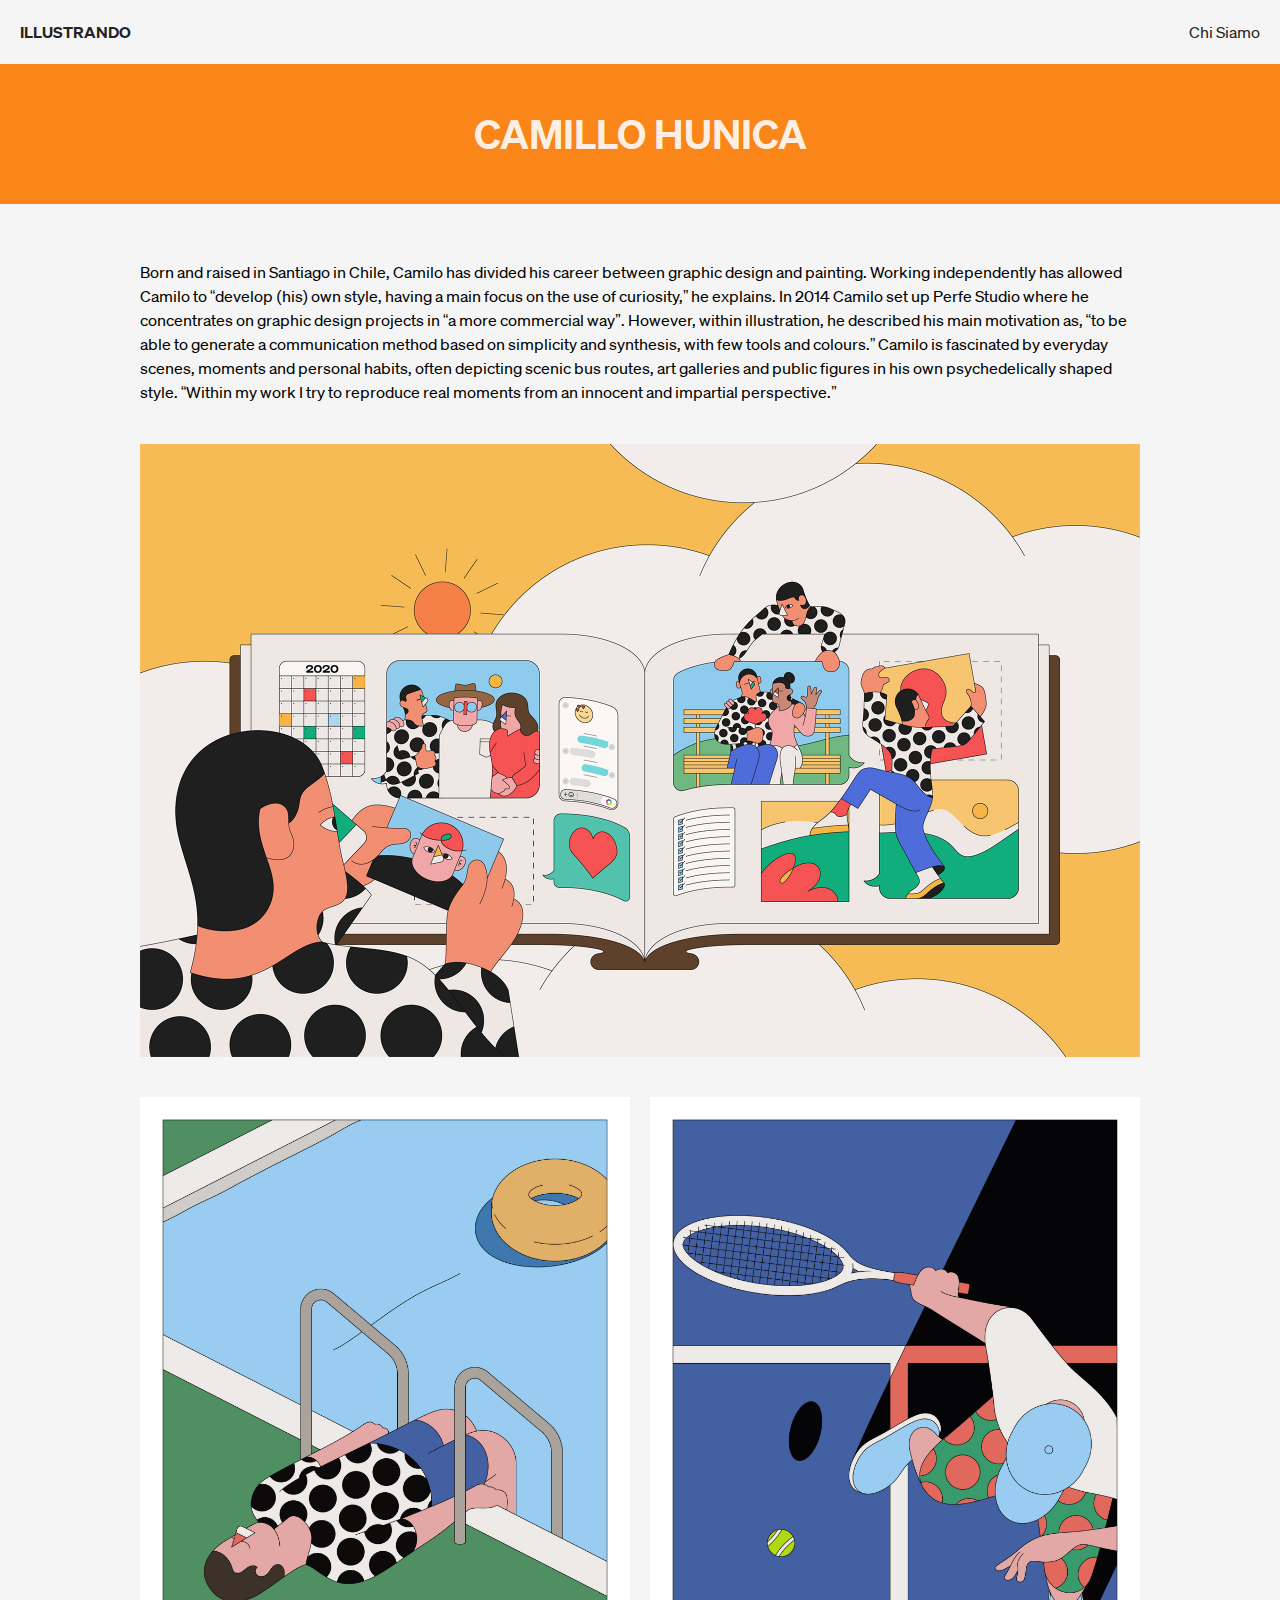
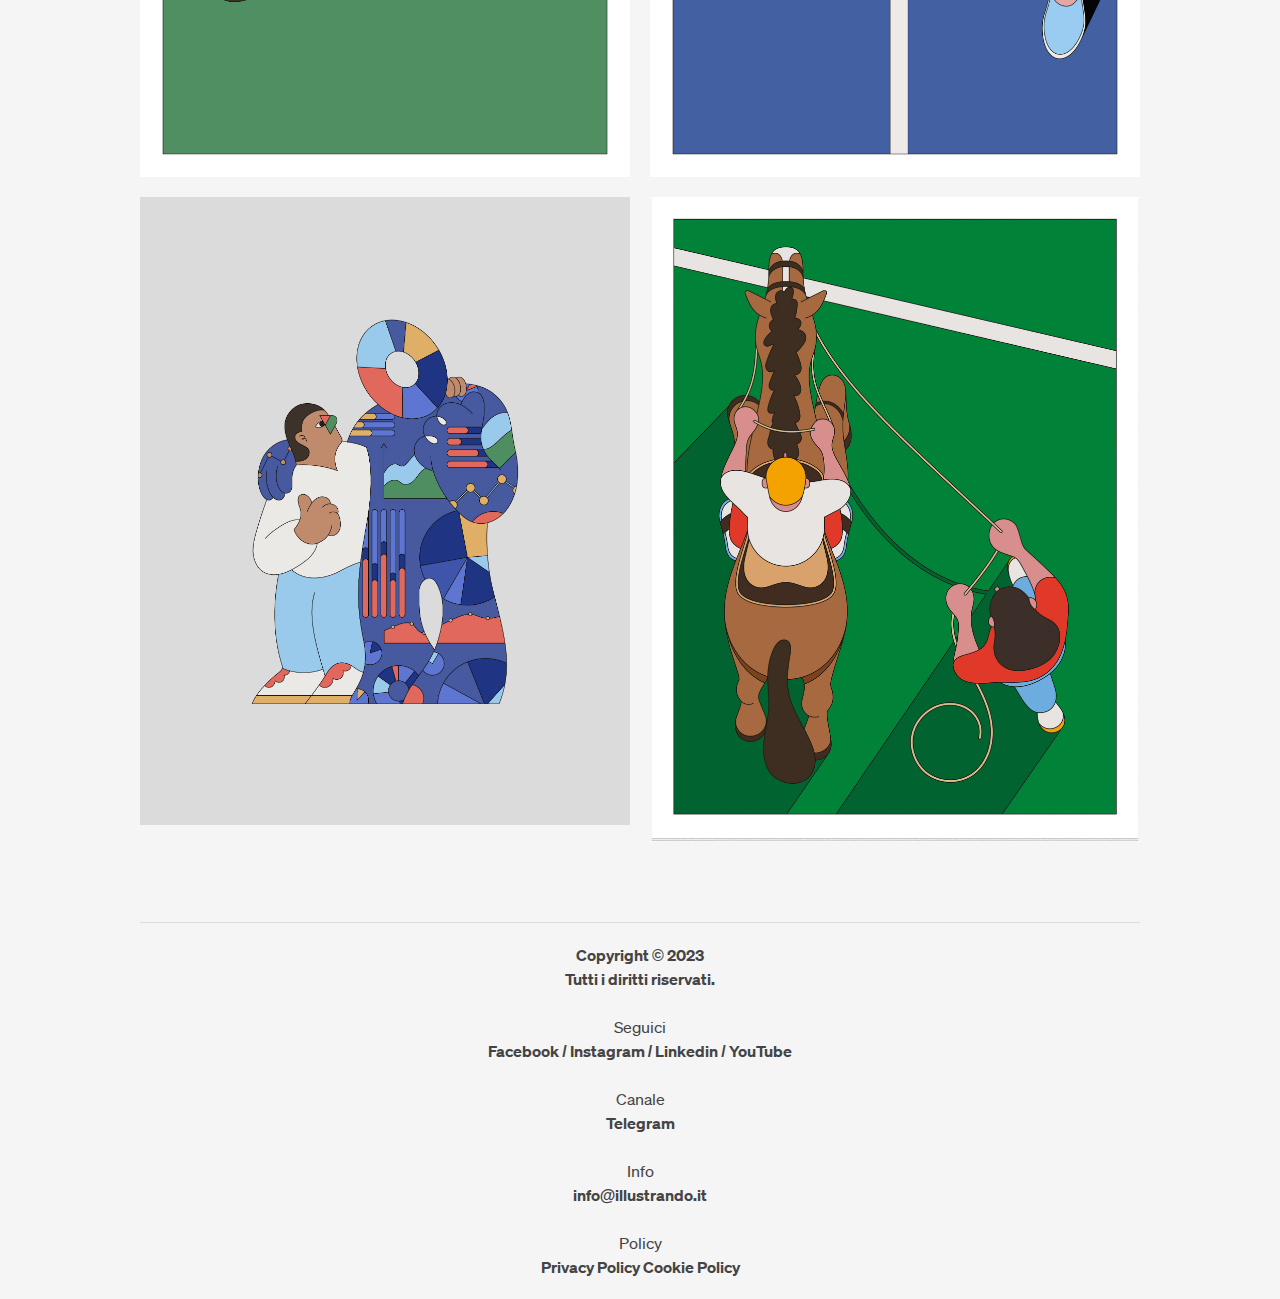
<file: camillohunica.html>
<!DOCTYPE html>
<html>
<head>
    <meta charset="UTF-8">
    <meta http-equiv="X-UA-Compatible" content="IE=edge">
    <meta name="viewport" content="width=device-width, initial-scale=1.0">
    <title>Camillo Hunica</title>
    <link rel="stylesheet" href="css/stile.css">
</head>
<body>
    <header>
        <p><a href="index.html">ILLUSTRANDO</a></p>
        <nav>
            <ul>
                <li><a href="chisiamo.html">Chi Siamo</a></li>
            </ul>
        </nav>
    </header>
    <section class="hero">
        <h1>CAMILLO HUNICA</h1>
    </section>
    <main>
        <p>Born and raised in Santiago in Chile, Camilo has divided his career between graphic design and painting. Working independently has allowed Camilo to “develop (his) own style, having a main focus on the use of curiosity,” he explains. In 2014 Camilo set up Perfe Studio where he concentrates on graphic design projects in “a more commercial way”. However, within illustration, he described his main motivation as, “to be able to generate a communication method based on simplicity and synthesis, with few tools and colours.”    Camilo is fascinated by everyday scenes, moments and personal habits, often depicting scenic bus routes, art galleries and public figures in his own psychedelically shaped style. “Within my work I try to reproduce real moments from an innocent and impartial perspective.”</p>
        <br>
        <img src="immagini/camillohunica/AP_Camilo_Huinca_social-well_2x.png" alt="Immagine dell'illustratore"></a>
    <section class="grid">
        <img src="immagini/camillohunica/AP_Camilo_Huinca_Tired-Swimmer_2x-scaled.jpg" alt="Immagine dell'illustratore"></a>
        <img src="immagini/camillohunica/AP_Camilo_Huinca_Match-Point_2x-scaled.jpg" alt="Immagine dell'illustratore"></a>
        <img src="immagini/camillohunica/AP_Camilo_Huinca_The-Atlantic-03_2x.jpg" alt="Immagine dell'illustratore"></a>
        <img src="immagini/camillohunica/AP_Camilo_Huinca_THE-NEW-YORKER_2x-scaled.jpg" alt="Immagine dell'illustratore"></a>
    </section>
</main>
    <footer>
        <p>
            <b>Copyright © 2023</b>
            <br><b>Tutti i diritti riservati.</b><br>
    
            <br>Seguici
            <br><b>Facebook / Instagram / Linkedin / YouTube</b><br>
            <br>Canale
            <br><b>Telegram</b><br>
            <br>Info
            <br><b>info@illustrando.it</b><br>
            <br>Policy
            <br><b>Privacy Policy</b> <b>Cookie Policy</b>
            </p>
    </footer>
</body>
</html>
</file>
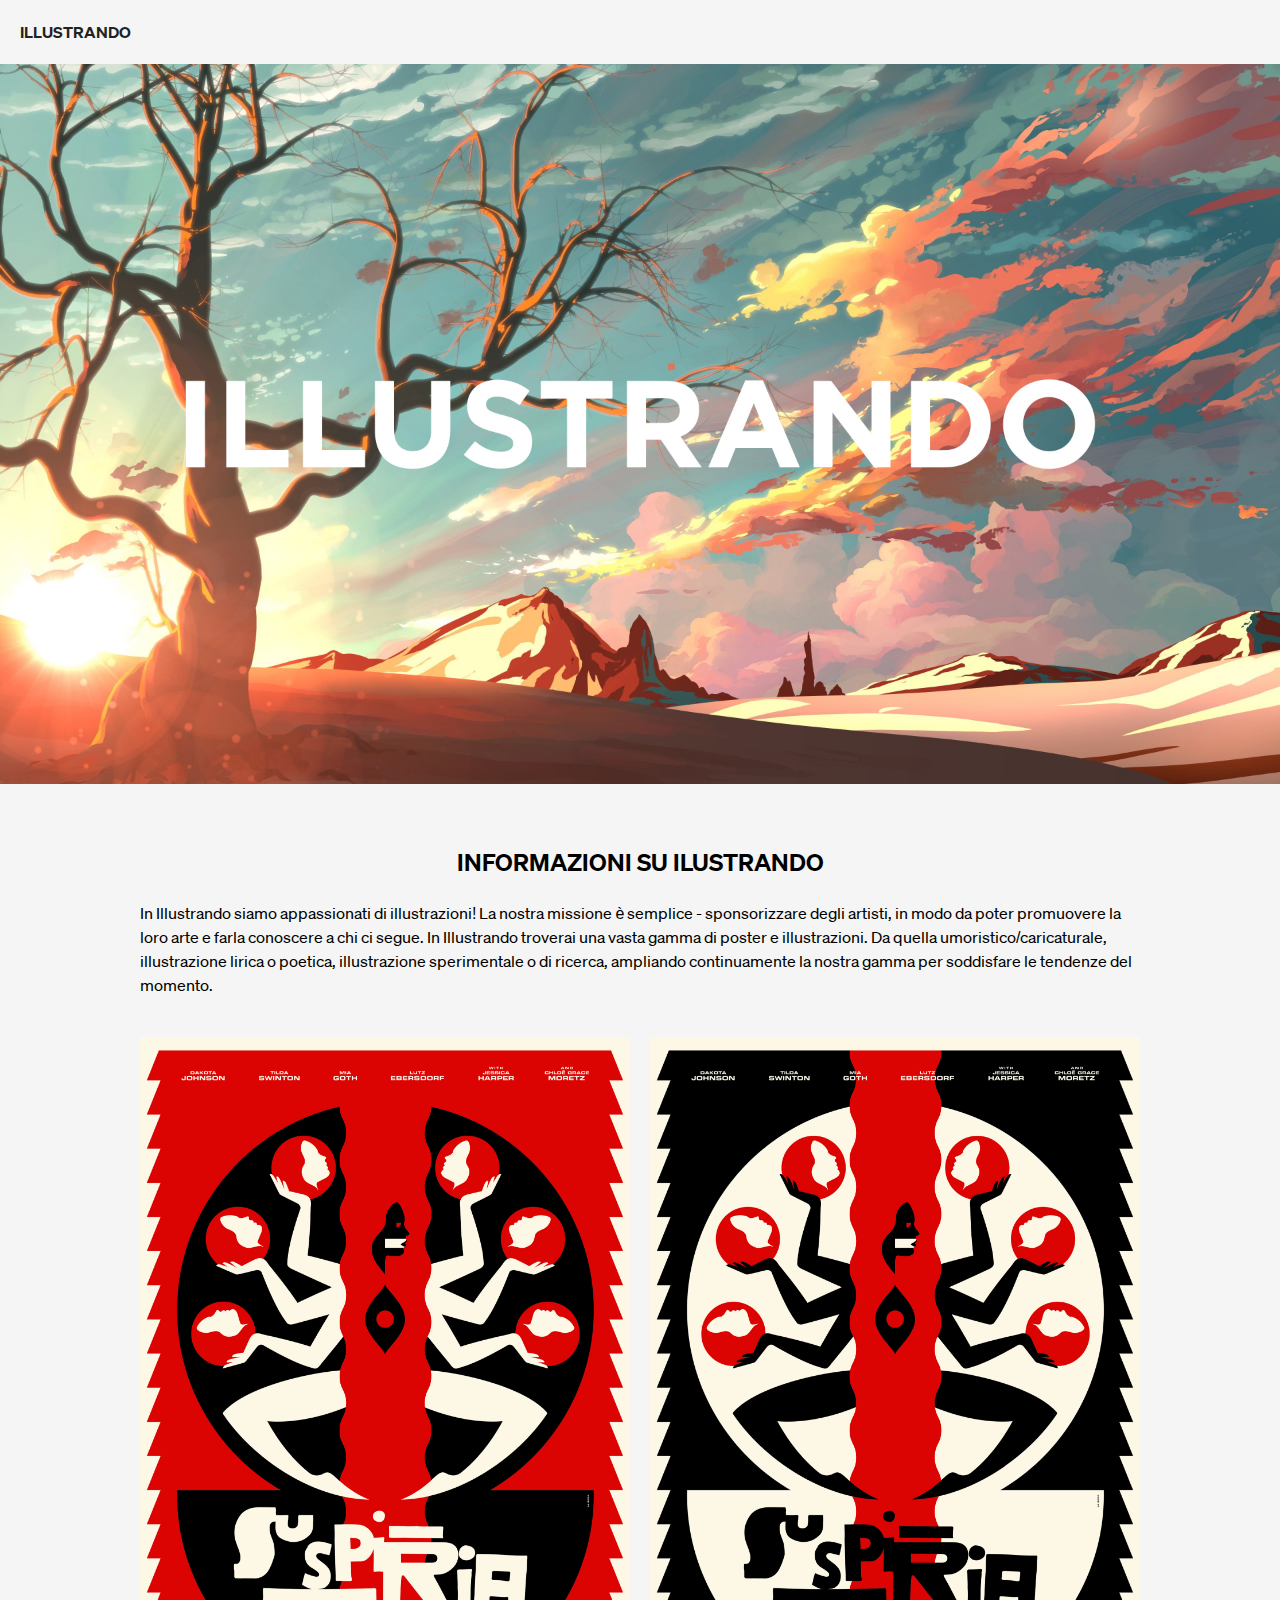
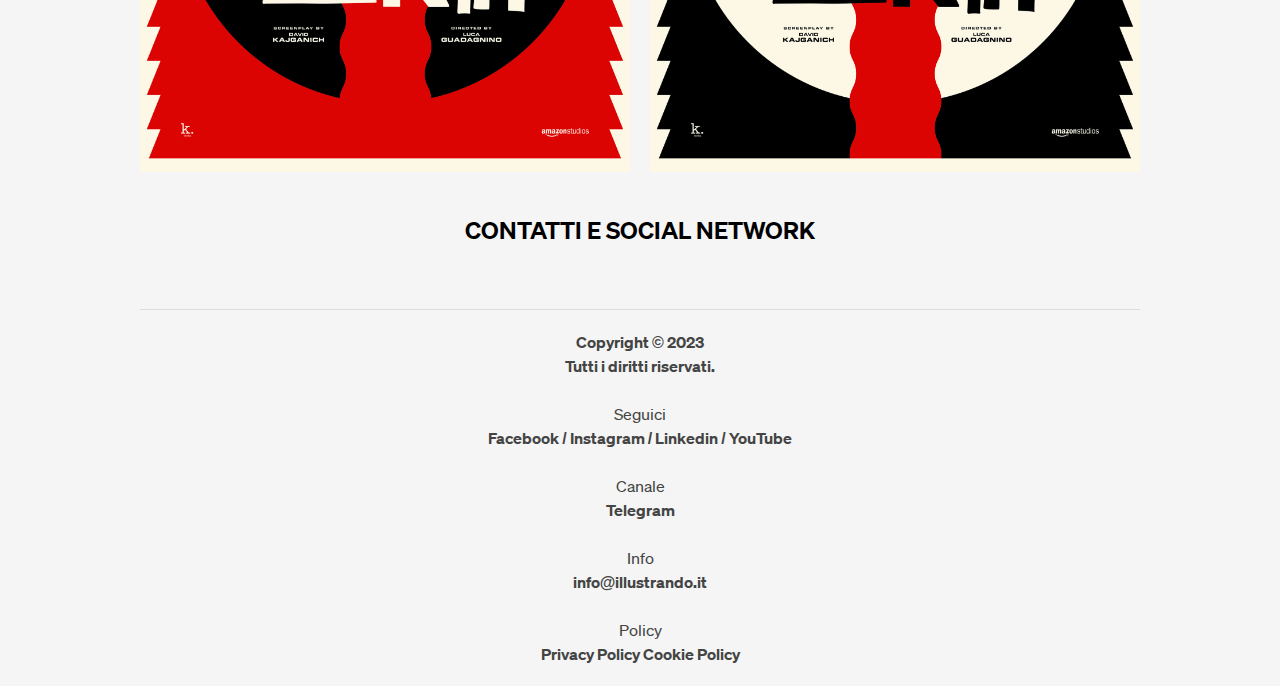
<file: chisiamo.html>
<!DOCTYPE html>
<html>
<head>
    <meta charset="UTF-8">
    <meta http-equiv="X-UA-Compatible" content="IE=edge">
    <meta name="viewport" content="width=device-width, initial-scale=1.0">
    <title>Chi Siamo</title>
    <link rel="stylesheet" href="css/stile.css">
</head>
<body>
    <header>
        <p><a href="index.html">ILLUSTRANDO</a></p>
    </header>
    <section class="hero">
        <img src="immagini/chisiamo/illustrando.jpg" alt="Immagine dell'illustratore">
    </section>
    <main>
        <div class="card-3">
            <div class="testo2">
                <h2><center>INFORMAZIONI SU ILUSTRANDO</center></h2>
                <p>In Illustrando siamo appassionati di illustrazioni! La nostra missione è semplice - sponsorizzare degli artisti, in modo da poter promuovere la loro arte e farla conoscere a chi ci segue. In Illustrando troverai una vasta gamma di poster e illustrazioni. Da quella umoristico/caricaturale, illustrazione lirica o poetica, illustrazione sperimentale o di ricerca, ampliando continuamente la nostra gamma per soddisfare le tendenze del momento.</p>
            </div>
        </div>
        <section class="grid">
            <img src="immagini/laboca/AP_La_Boca_Suspiria_STYLE_A_2x-scaled.png" alt="Immagine dell'illustratore"></a>
            <img src="immagini/laboca/AP_La_Boca_Suspiria_STYLE_B_2x-scaled.png" alt="Immagine dell'illustratore"></a>
        </section>
        <h2><center>CONTATTI E SOCIAL NETWORK</center></h2>
</main>
    <footer>
        <p>
        <b>Copyright © 2023</b>
        <br><b>Tutti i diritti riservati.</b><br>

        <br>Seguici
        <br><b>Facebook / Instagram / Linkedin / YouTube</b><br>
        <br>Canale
        <br><b>Telegram</b><br>
        <br>Info
        <br><b>info@illustrando.it</b><br>
        <br>Policy
        <br><b>Privacy Policy</b> <b>Cookie Policy</b>
        </p>
    </footer>
</body>
</html>
</file>
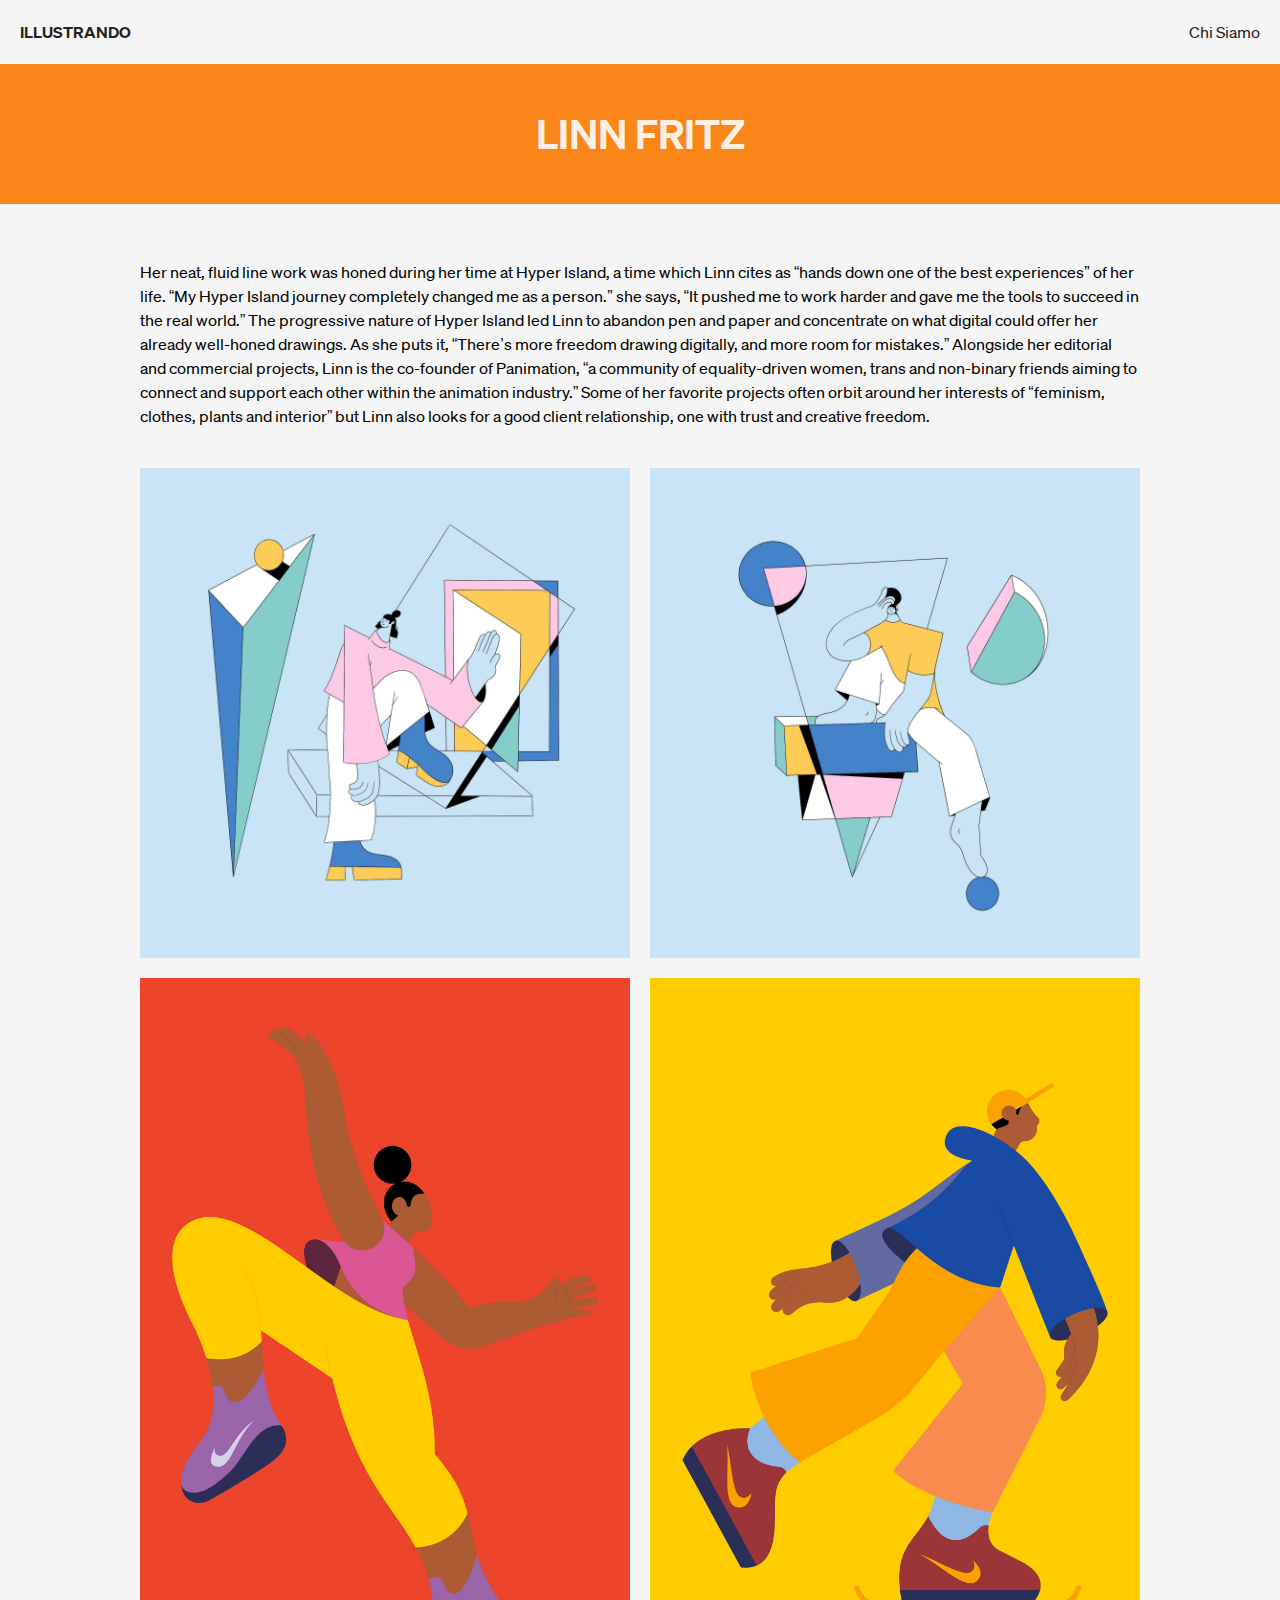
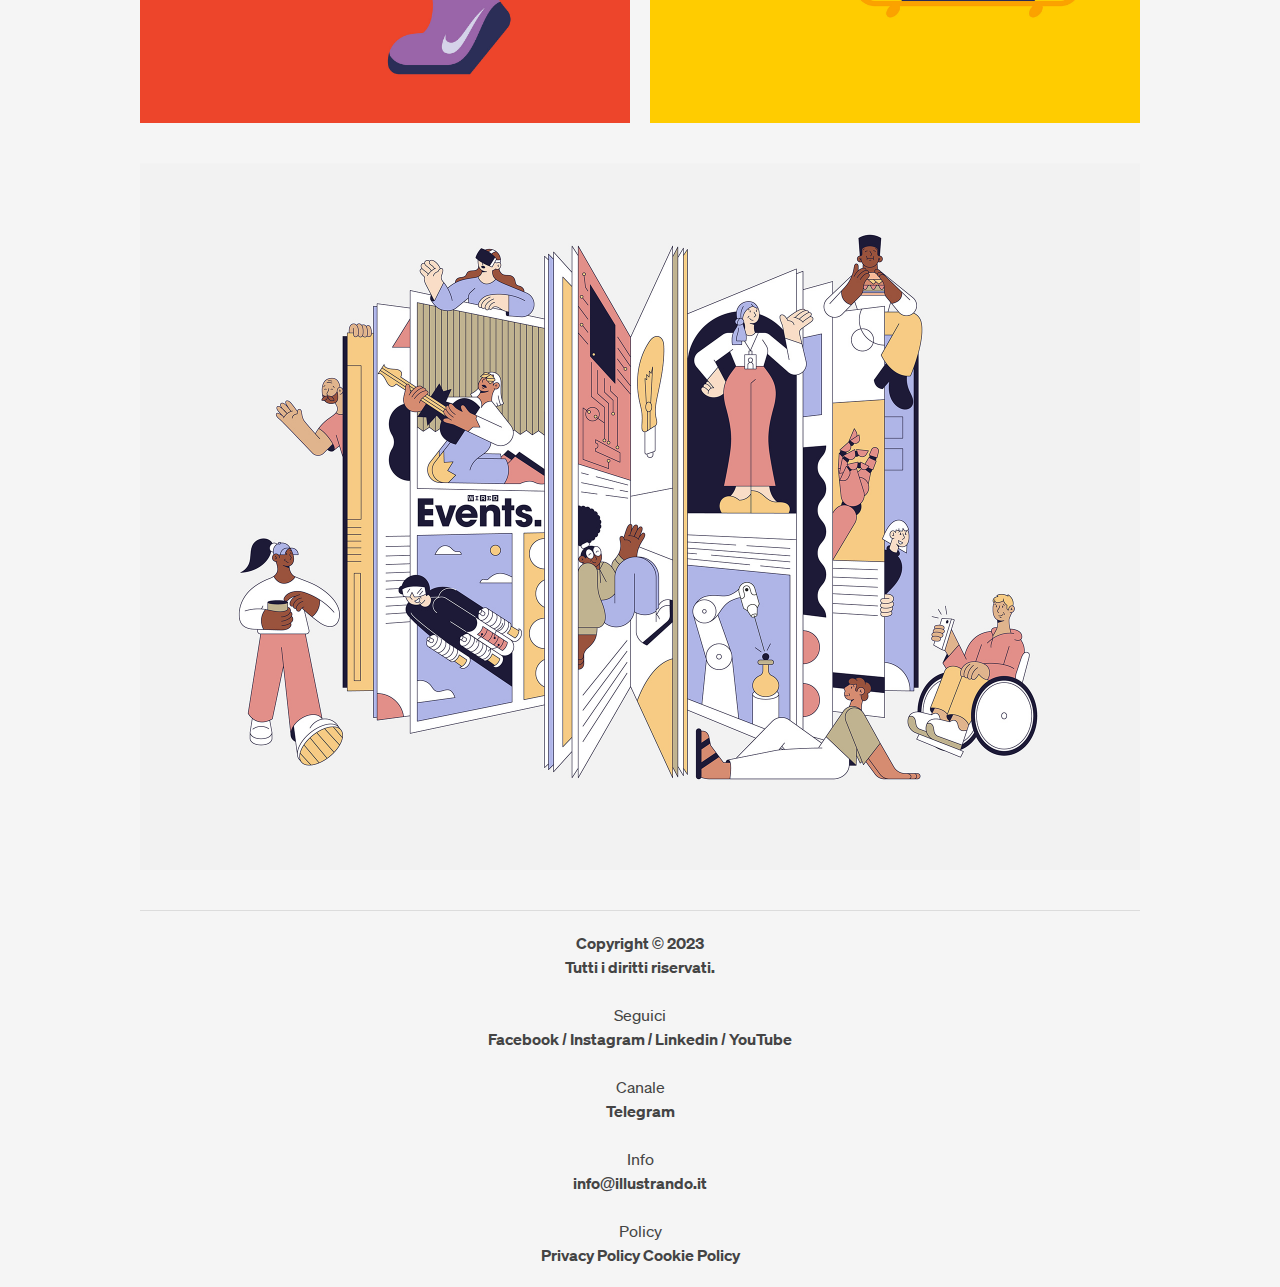
<file: linnfritz.html>
<!DOCTYPE html>
<html>
<head>
    <meta charset="UTF-8">
    <meta http-equiv="X-UA-Compatible" content="IE=edge">
    <meta name="viewport" content="width=device-width, initial-scale=1.0">
    <title>Linn Fritz</title>
    <link rel="stylesheet" href="css/stile.css">
</head>
<body>
    <header>
        <p><a href="index.html">ILLUSTRANDO</a></p>
        <nav>
            <ul>
                <li><a href="chisiamo.html">Chi Siamo</a></li>
            </ul>
        </nav>
    </header>
    <section class="hero">
        <h1>LINN FRITZ</h1>
    </section>
    <main>
        <p>Her neat, fluid line work was honed during her time at Hyper Island, a time which Linn cites as “hands down one of the best experiences” of her life. “My Hyper Island journey completely changed me as a person.” she says, “It pushed me to work harder and gave me the tools to succeed in the real world.” The progressive nature of Hyper Island led Linn to abandon pen and paper and concentrate on what digital could offer her already well-honed drawings. As she puts it, “There’s more freedom drawing digitally, and more room for mistakes.” Alongside her editorial and commercial projects, Linn is the co-founder of Panimation, “a community of equality-driven women, trans and non-binary friends aiming to connect and support each other within the animation industry.” Some of her favorite projects often orbit around her interests of “feminism, clothes, plants and interior” but Linn also looks for a good client relationship, one with trust and creative freedom.</p>
    <section class="grid">
        <img src="immagini/linnfritz/AP_Linn_Fritz_Blue01_2x.png" alt="Immagine dell'illustratore"></a>
        <img src="immagini/linnfritz/AP_Linn_Fritz_Blue03_2x.png" alt="Immagine dell'illustratore"></a>
        <img src="immagini/linnfritz/AP_Linn_Fritz_North_Live_LF2_2x-scaled.png" alt="Immagine dell'illustratore"></a>
        <img src="immagini/linnfritz/AP_Linn_Fritz_North_Live_LF3_2x-scaled.png" alt="Immagine dell'illustratore"></a>
    </section>
    <img src="immagini/linnfritz/AP_Linn_Fritz_Wired_01_2x.png" alt="Immagine dell'illustratore"></a>
</main>
    <footer>
        <p>
            <b>Copyright © 2023</b>
            <br><b>Tutti i diritti riservati.</b><br>
    
            <br>Seguici
            <br><b>Facebook / Instagram / Linkedin / YouTube</b><br>
            <br>Canale
            <br><b>Telegram</b><br>
            <br>Info
            <br><b>info@illustrando.it</b><br>
            <br>Policy
            <br><b>Privacy Policy</b> <b>Cookie Policy</b>
            </p>
    </footer>
</body>
</html>
</file>
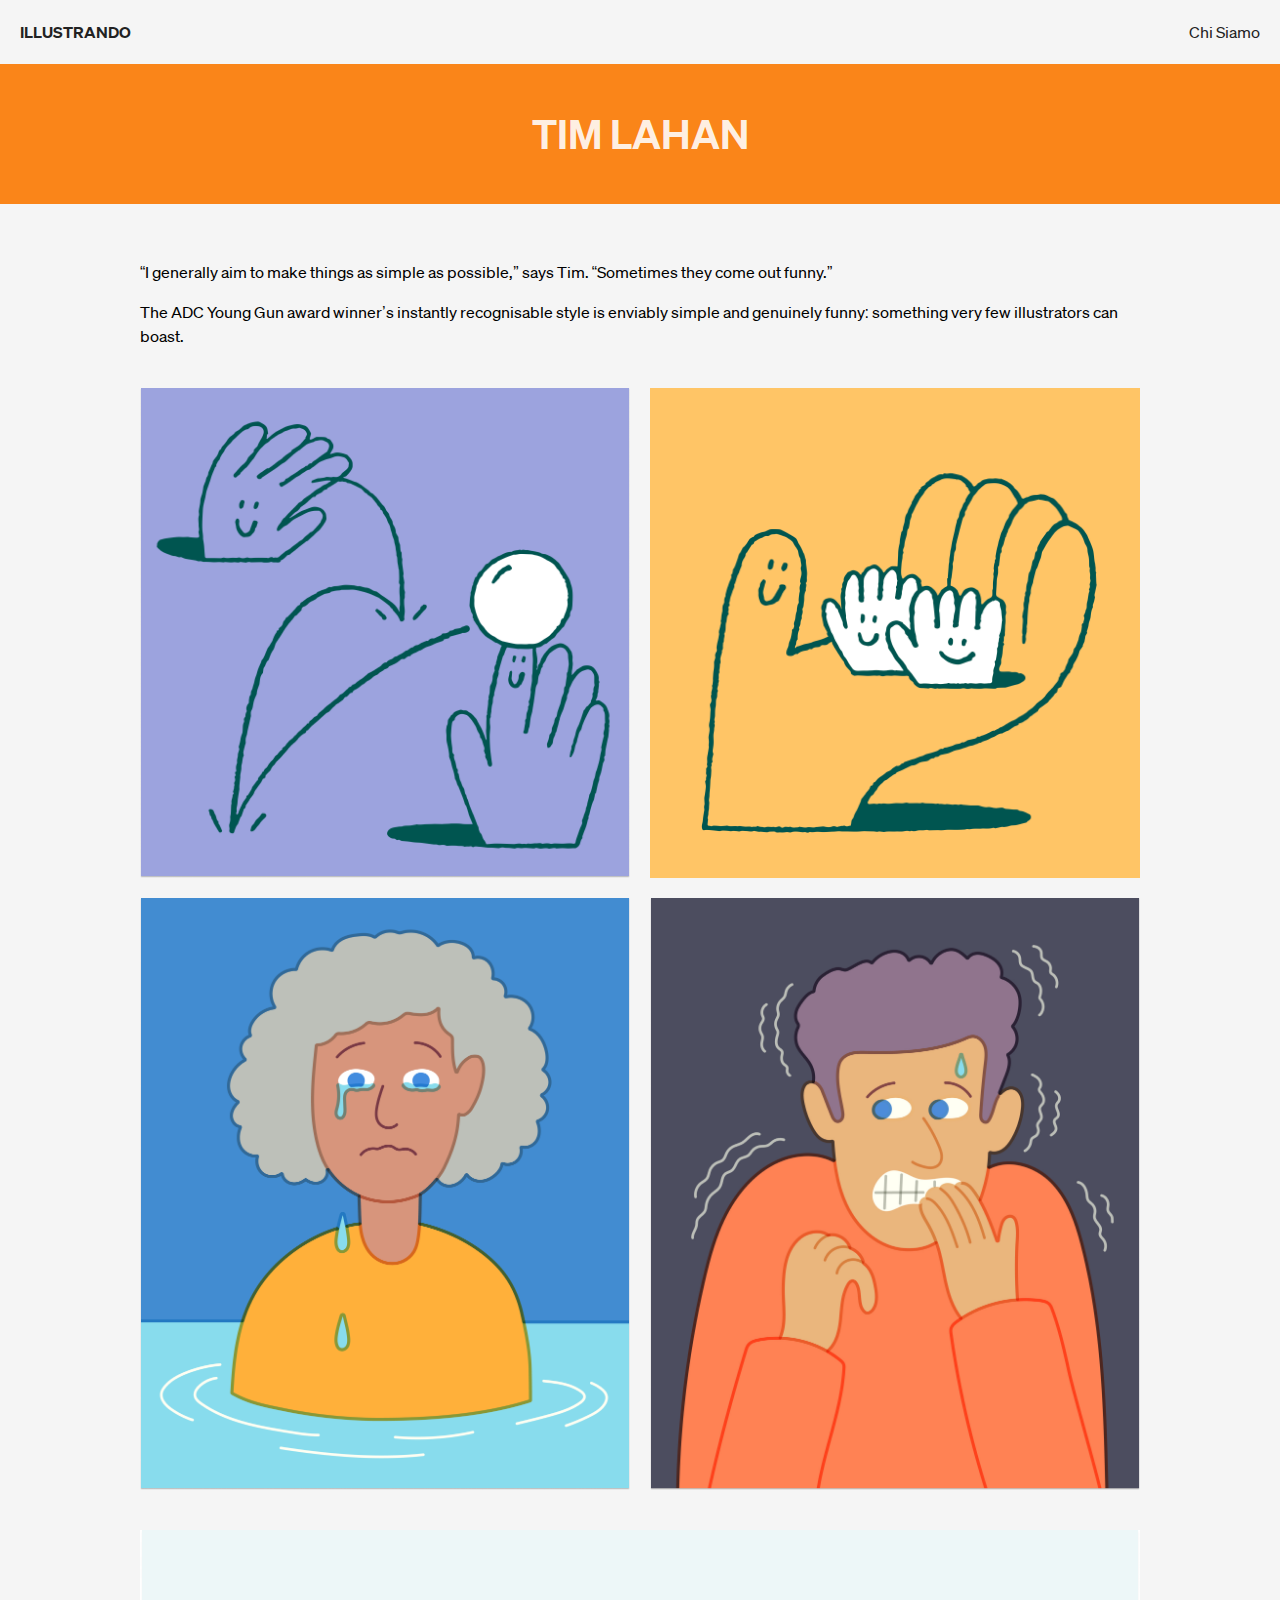
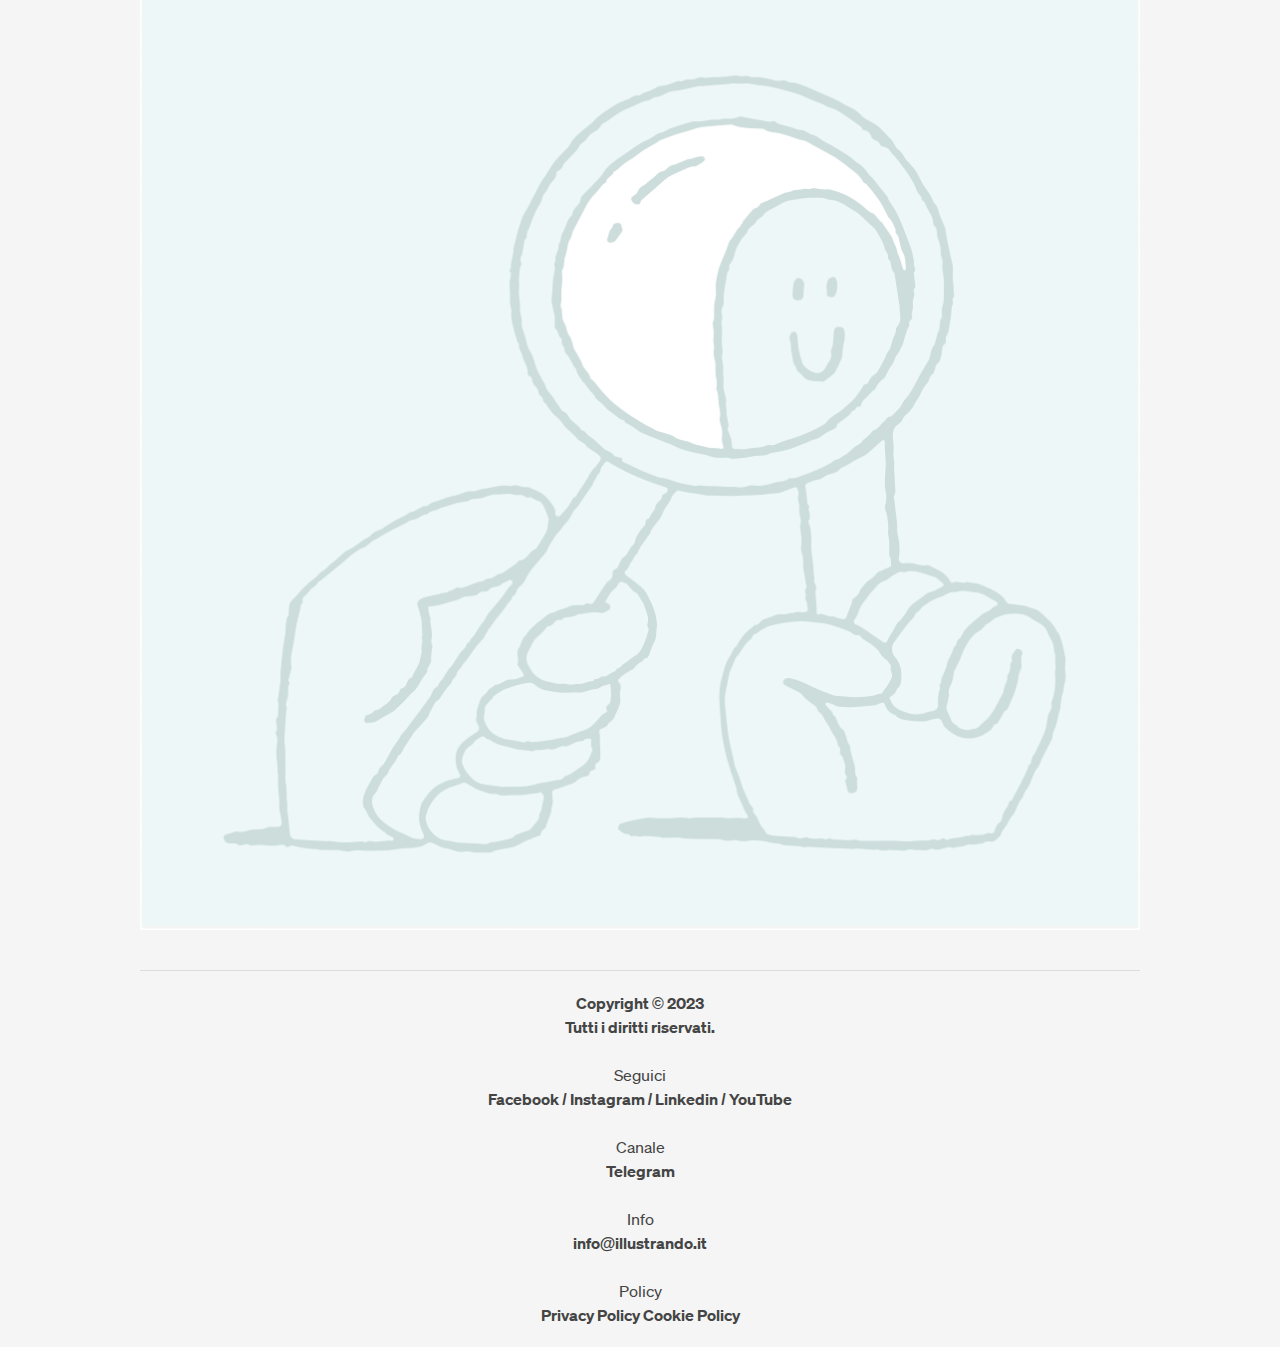
<file: timlahan.html>
<!DOCTYPE html>
<html>
<head>
    <meta charset="UTF-8">
    <meta http-equiv="X-UA-Compatible" content="IE=edge">
    <meta name="viewport" content="width=device-width, initial-scale=1.0">
    <title>Tim Lahan</title>
    <link rel="stylesheet" href="css/stile.css">
</head>
<body>
    <header>
        <p><a href="index.html">ILLUSTRANDO</a></p>
        <nav>
            <ul>
                <li><a href="chisiamo.html">Chi Siamo</a></li>
            </ul>
        </nav>
    </header>
    <section class="hero">
        <h1>TIM LAHAN</h1>
    </section>
    <main>
        <p>“I generally aim to make things as simple as possible,” says Tim. “Sometimes they come out funny.”</p>
        <p>The ADC Young Gun award winner’s instantly recognisable style is enviably simple and genuinely funny: something very few illustrators can boast.</p>
    <section class="grid">
        <img src="immagini/timlahan/AP_Tim_Lahan_ONEMEDICAL_3_2x.png" alt="Immagine dell'illustratore"></a>
        <img src="immagini/timlahan/AP_Tim_Lahan_ONEMEDICAL_1_2x.png" alt="Immagine dell'illustratore"></a>
        <img src="immagini/timlahan/AP_Tim_Lahan_emotions_1_2x.png" alt="Immagine dell'illustratore"></a>
        <img src="immagini//timlahan/AP_Tim_Lahan_emotions_2_2x.png" alt="Immagine dell'illustratore"></a>
    </section>
    <img src="immagini/timlahan/AP_Tim_Lahan_ONEMEDICAL_2_2x.jpg" alt="Immagine dell'illustratore"></a>
</main>
    <footer>
        <p>
            <b>Copyright © 2023</b>
            <br><b>Tutti i diritti riservati.</b><br>
    
            <br>Seguici
            <br><b>Facebook / Instagram / Linkedin / YouTube</b><br>
            <br>Canale
            <br><b>Telegram</b><br>
            <br>Info
            <br><b>info@illustrando.it</b><br>
            <br>Policy
            <br><b>Privacy Policy</b> <b>Cookie Policy</b>
            </p>
    </footer>
</body>
</html>
</file>
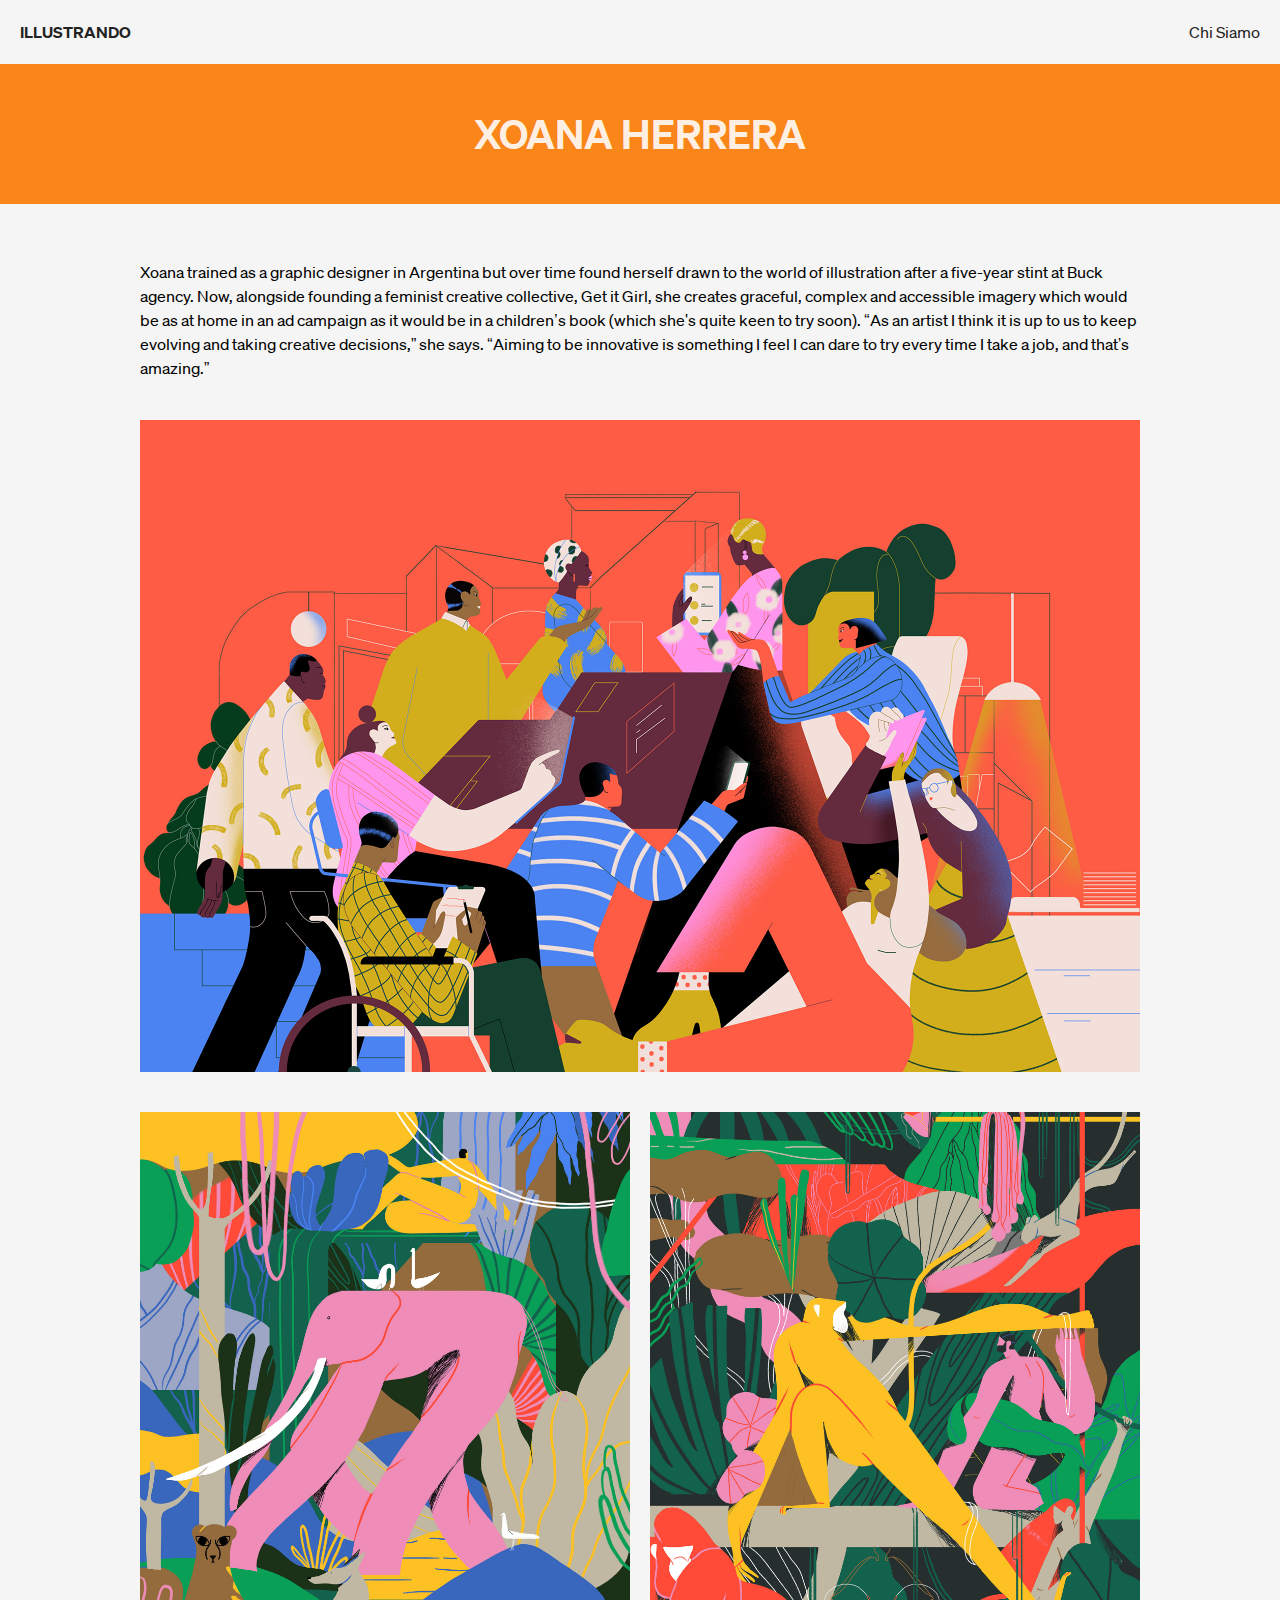
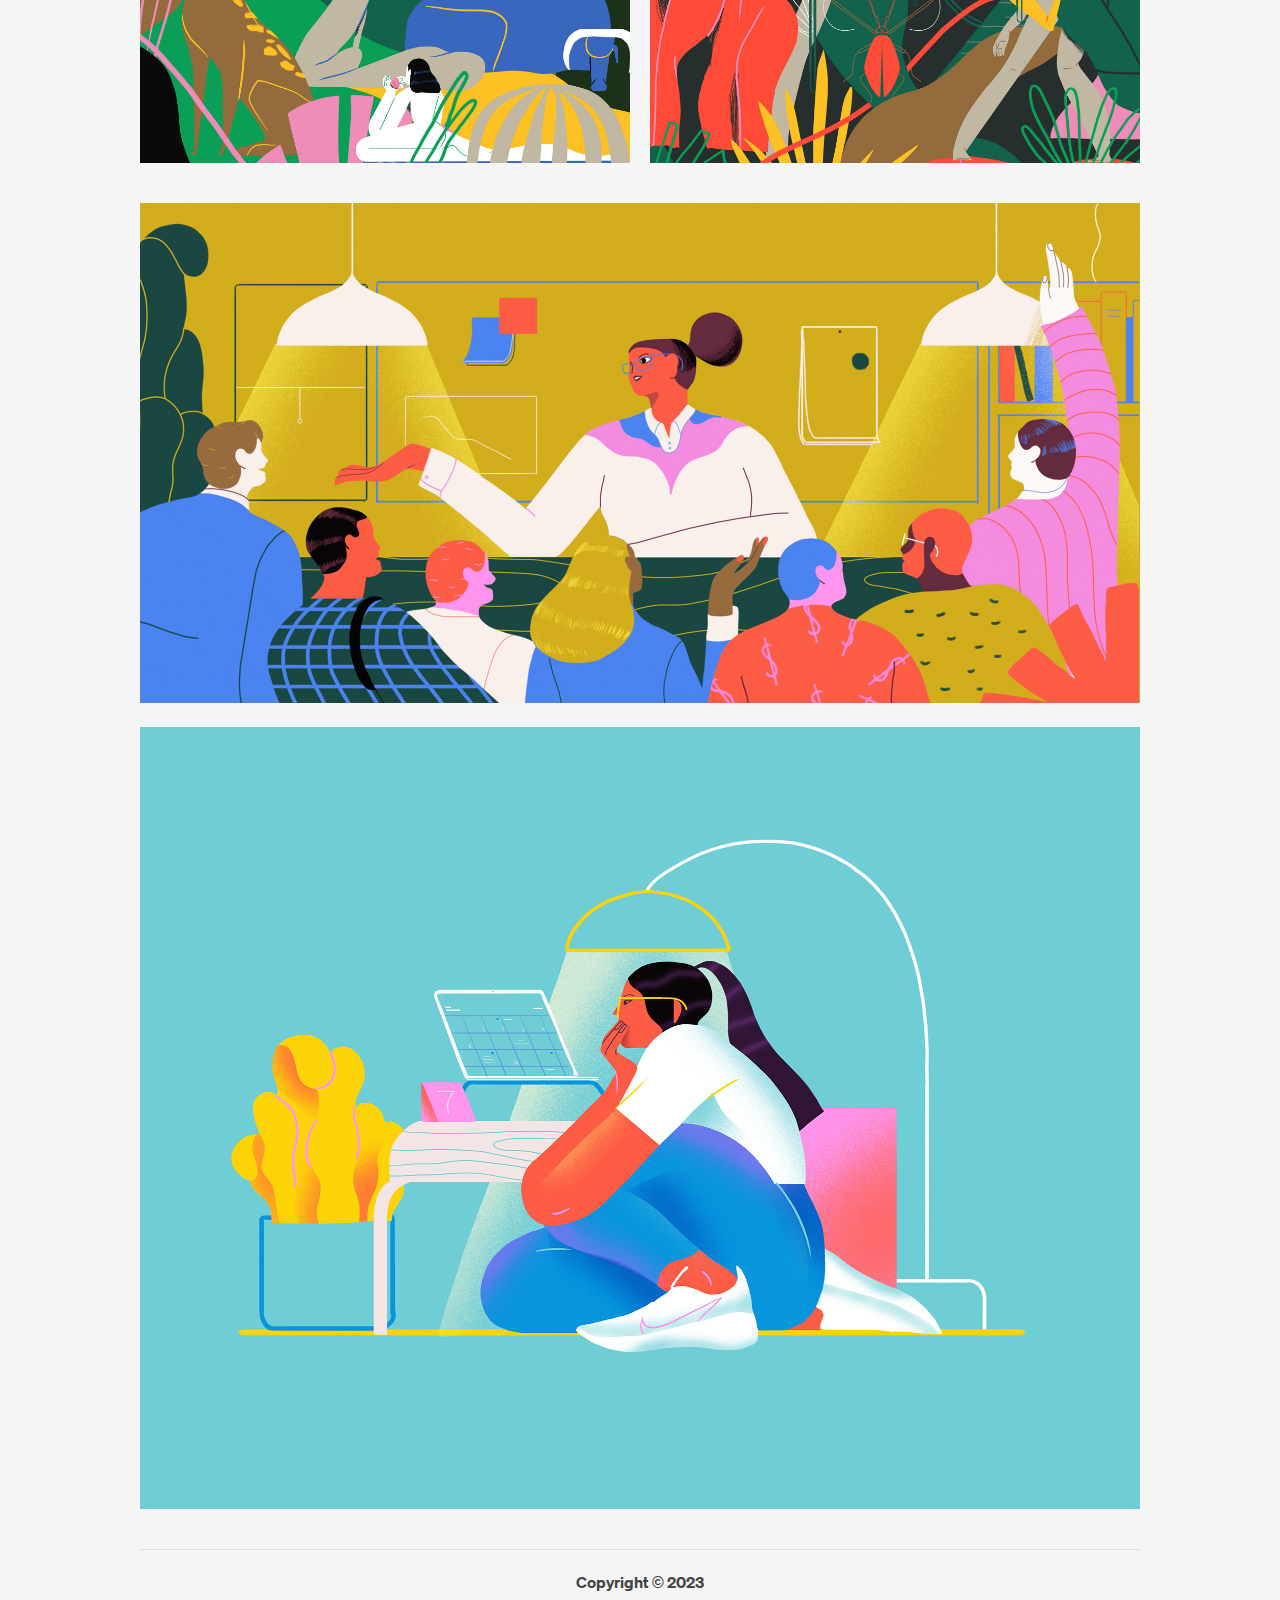
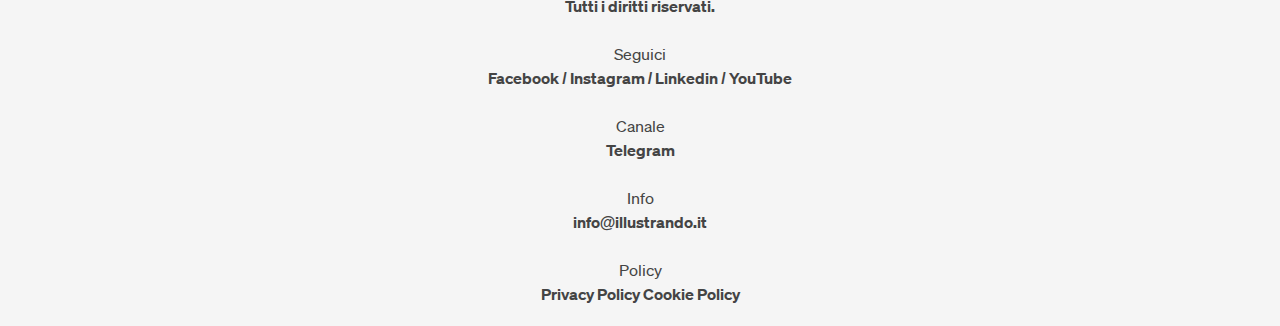
<file: xoanaherrera.html>
<!DOCTYPE html>
<html>
<head>
    <meta charset="UTF-8">
    <meta http-equiv="X-UA-Compatible" content="IE=edge">
    <meta name="viewport" content="width=device-width, initial-scale=1.0">
    <title>Xoana Herrera</title>
    <link rel="stylesheet" href="css/stile.css">
</head>
<body>
    <header>
        <p><a href="index.html">ILLUSTRANDO</a></p>
        <nav>
            <ul>
                <li><a href="chisiamo.html">Chi Siamo</a></li>
            </ul>
        </nav>
    </header>
    <section class="hero">
        <h1>XOANA HERRERA</h1>
    </section>
    <main>
        <p>Xoana trained as a graphic designer in Argentina but over time found herself drawn to the world of illustration after a five-year stint at Buck agency. Now, alongside founding a feminist creative collective, Get it Girl, she creates graceful, complex and accessible imagery which would be as at home in an ad campaign as it would be in a children’s book (which she's quite keen to try soon). “As an artist I think it is up to us to keep evolving and taking creative decisions,” she says. “Aiming to be innovative is something I feel I can dare to try every time I take a job, and that’s amazing.”</p>
        <br>
        <img src="immagini/xoanaerrera/AP_Xoana_Herrera_GCR_9_2x.png" alt="Immagine dell'illustratore"></a>
    <section class="grid">
        <img src="immagini/xoanaerrera/AP_Xoana_Herrera_Elefante_2x-1-scaled.png" alt="Immagine dell'illustratore"></a>
        <img src="immagini/xoanaerrera/AP_Xoana_Herrera_Mono_2x-scaled.png" alt="Immagine dell'illustratore"></a>
    </section>
    <img src="immagini/xoanaerrera/AP_Xoana_Herrera_Spot1_2x.png" alt="Immagine dell'illustratore"></a>
    <br>
    <img src="immagini/xoanaerrera/AP_Xoana_Herrera_Take-Your-Recovery-Down-a-Notch_Middle_Color_01_2x.png" alt="Immagine dell'illustratore"></a>
</main>
    <footer>
        <p>
            <b>Copyright © 2023</b>
            <br><b>Tutti i diritti riservati.</b><br>
    
            <br>Seguici
            <br><b>Facebook / Instagram / Linkedin / YouTube</b><br>
            <br>Canale
            <br><b>Telegram</b><br>
            <br>Info
            <br><b>info@illustrando.it</b><br>
            <br>Policy
            <br><b>Privacy Policy</b> <b>Cookie Policy</b>
            </p>
    </footer>
</body>
</html>
</file>
<file: css/stile.css>
@import url(font.css); /* importo il file css con le istruzioni per richiamare il file del carattere tipografico */

body {
    margin: 0 0;
    background-color: #f5f5f5;
    font-family: "Accademia", -apple-system, BlinkMacSystemFont, "Segoe UI", Roboto, Helvetica, Arial, sans-serif;
}

img {
    max-width: 100%; /* per fare in modo che tutte le immagin si adattano all'elemento che le contiene */
    display: block; /* per azzerare il margine sotto che le immagini hanno di default */
}

main, footer, .card-2 {
    max-width: 1000px;
    margin: auto; /* centro l'elemento nella pagina */
    padding: 40px;
}

.card-2 {
    display: flex; /* allineo in orizzontale gli elementi della card */
    gap:20px;
    background: #fff;
    margin-bottom: 30px;
}

.card-2 .immagine {
    width: 35%;
}

.card-2 .testo {
    width: 65%;
}

.card-2 .testo h2, .card-2 .testo p {
    margin: 10;
}

header a {
    text-decoration: none;
    color: #222;
}

header a:hover {
    color: rgb(0, 47, 202);
    text-decoration: underline;
}

header a.attivo {
    font-weight: bold;
}

header {
    display: flex;
    justify-content: space-between;
    align-items: center;
    padding: 20px;
}

header p {
    margin: 0;
    font-weight: bold;
    text-transform: uppercase;
}

header nav ul {
    margin:0;
    padding: 0;
    list-style-type: none;
    display: flex;
    gap: 20px;
}

section.hero {
    background:rgb(250, 133, 25);/* colore impostato con RGB e con la trasparenza, che si può notare sopratutto quando cambia il colore di sfondo */
    text-align: center;
}


section.hero h1 {
    margin: 0;
    padding: 40px 10px;
    font-size: 40px;
    color: rgba(255,255,255,0.9);
}

.grid {
    margin: 40px auto;
    display: grid;
    grid-template-columns: repeat(auto-fit, minmax(350px, 1fr));
    /* grid-template-columns: 1fr 1fr 1fr; */
    gap: 20px;
}

main div.card {
    background: #ffffff;
    border-radius: 10px;
}

main div.card img {
    border-radius: 10px 10px 0 0;
    object-fit: cover;
    height: 250px;
    width: 100%;
}

main div img {
    border-radius: 20px;
}

main div.card h2 {
    margin: 0;
    padding: 20px 20px 4px 20px;
    font-size: 18px;
}

main div.card p {
    margin: 0;
    padding: 0 20px 20px 20px;
    font-size: 14px;
    line-height: 1.5; /* l'interlinea del testo */
}

main div.gallery {
    display: grid;
    grid-template-columns: repeat(auto-fit, minmax(200px, 1fr));
    gap:20px;
}

footer {
    text-align: center;
    padding: 0;
}

footer p {
    border-top:1px solid rgba(0,0,0,0.1);
    margin: 0;
    padding: 20px 0;
    font-s 14px;
    color:#444
}

@media (max-width: 600px) { /* se la finestra ha una larghezza minore di 800px, fai lo sfondo giallo */
    body { 
        background: rgb(255, 189, 67);
    }
    .card-2 {
        flex-direction: column; /* nella versione mobile la card con gli elementi allineati in orizzontale diventa come la prima card, con gli elementi uno sotto l'altro */
    }

    .card-2 .testo {
        width: 100%;
    }

    .card-2 .immagine {
        width: 100%;
    }
}

@media (max-width: 400px) { /* se la finestra ha una larghezza minore di 400px, fai lo sfondo verde. Questa istruzione sovrascrive la precedente, se la cancello lo sfondo sarà sempre giallo */
    body {
        background: rgb(255, 235, 147);
    }

    header {
        flex-direction: column;
        gap: 10px;
    }
}
</file>
